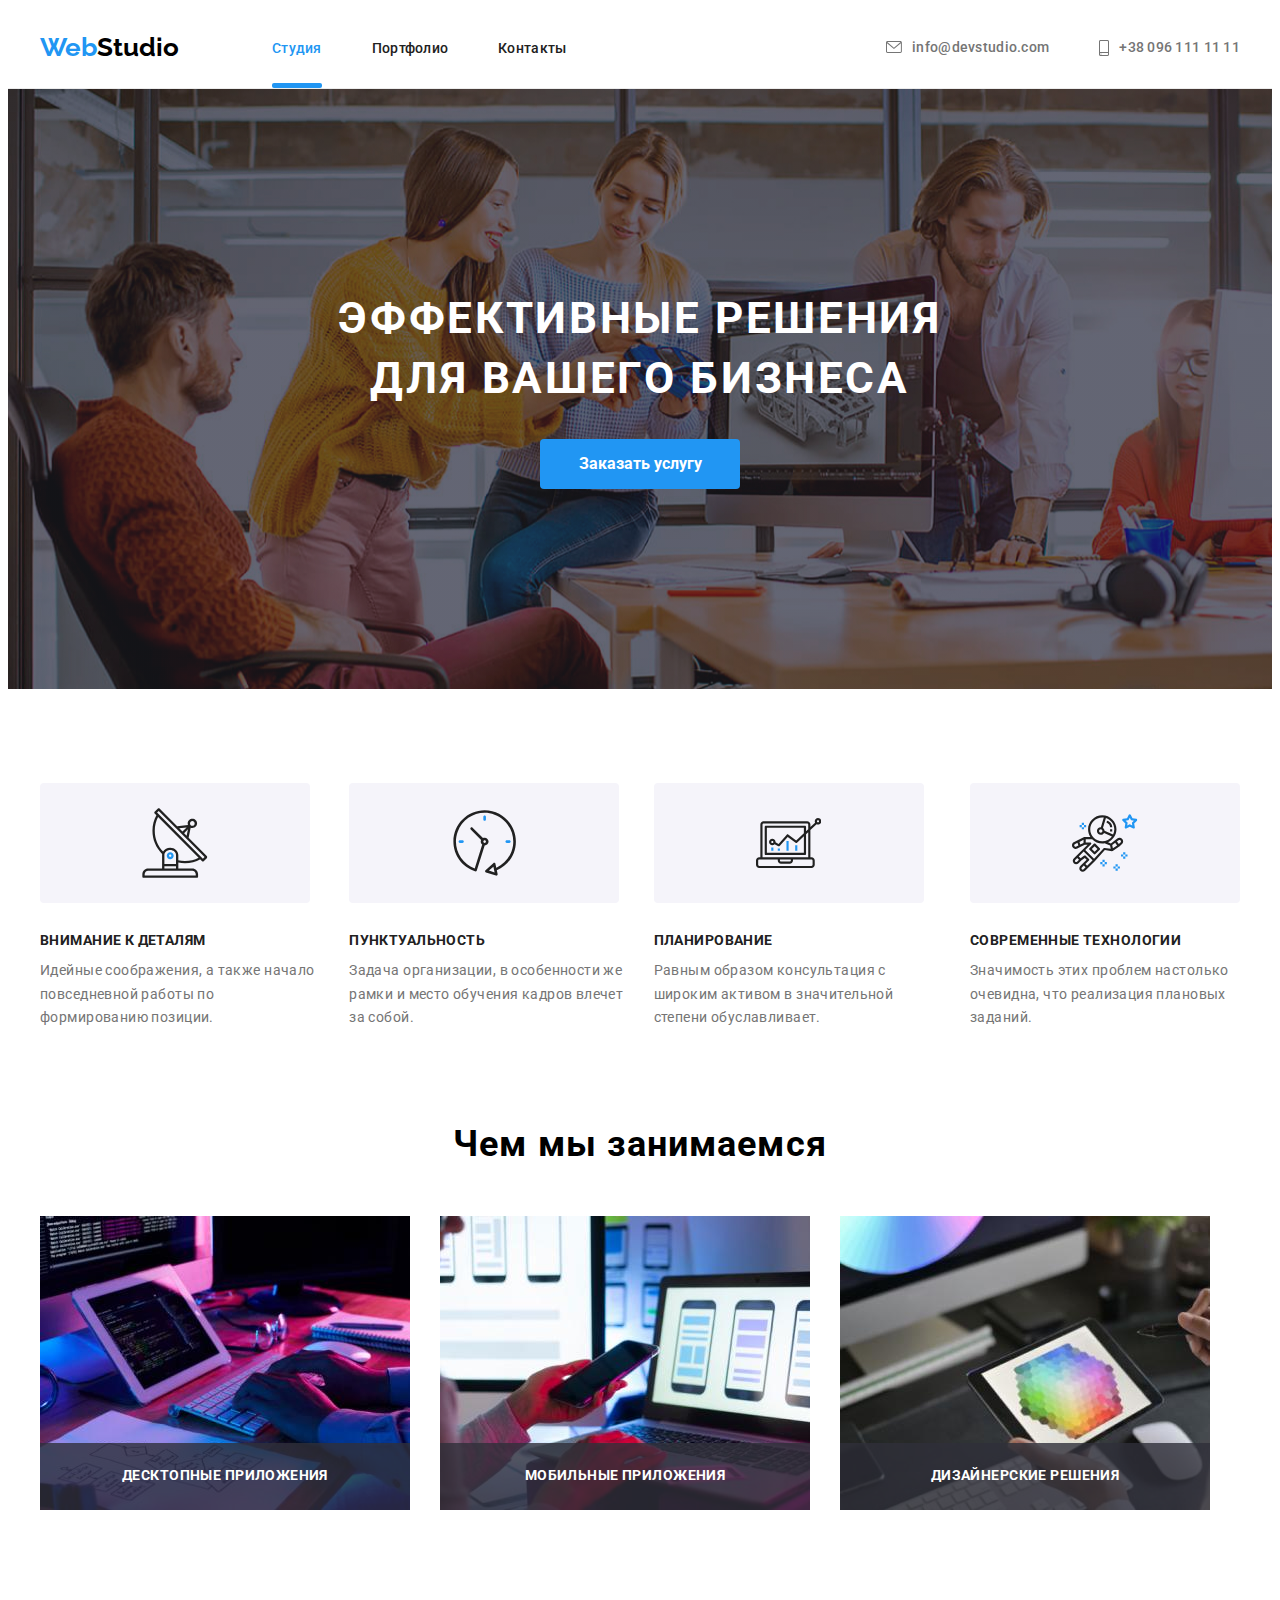
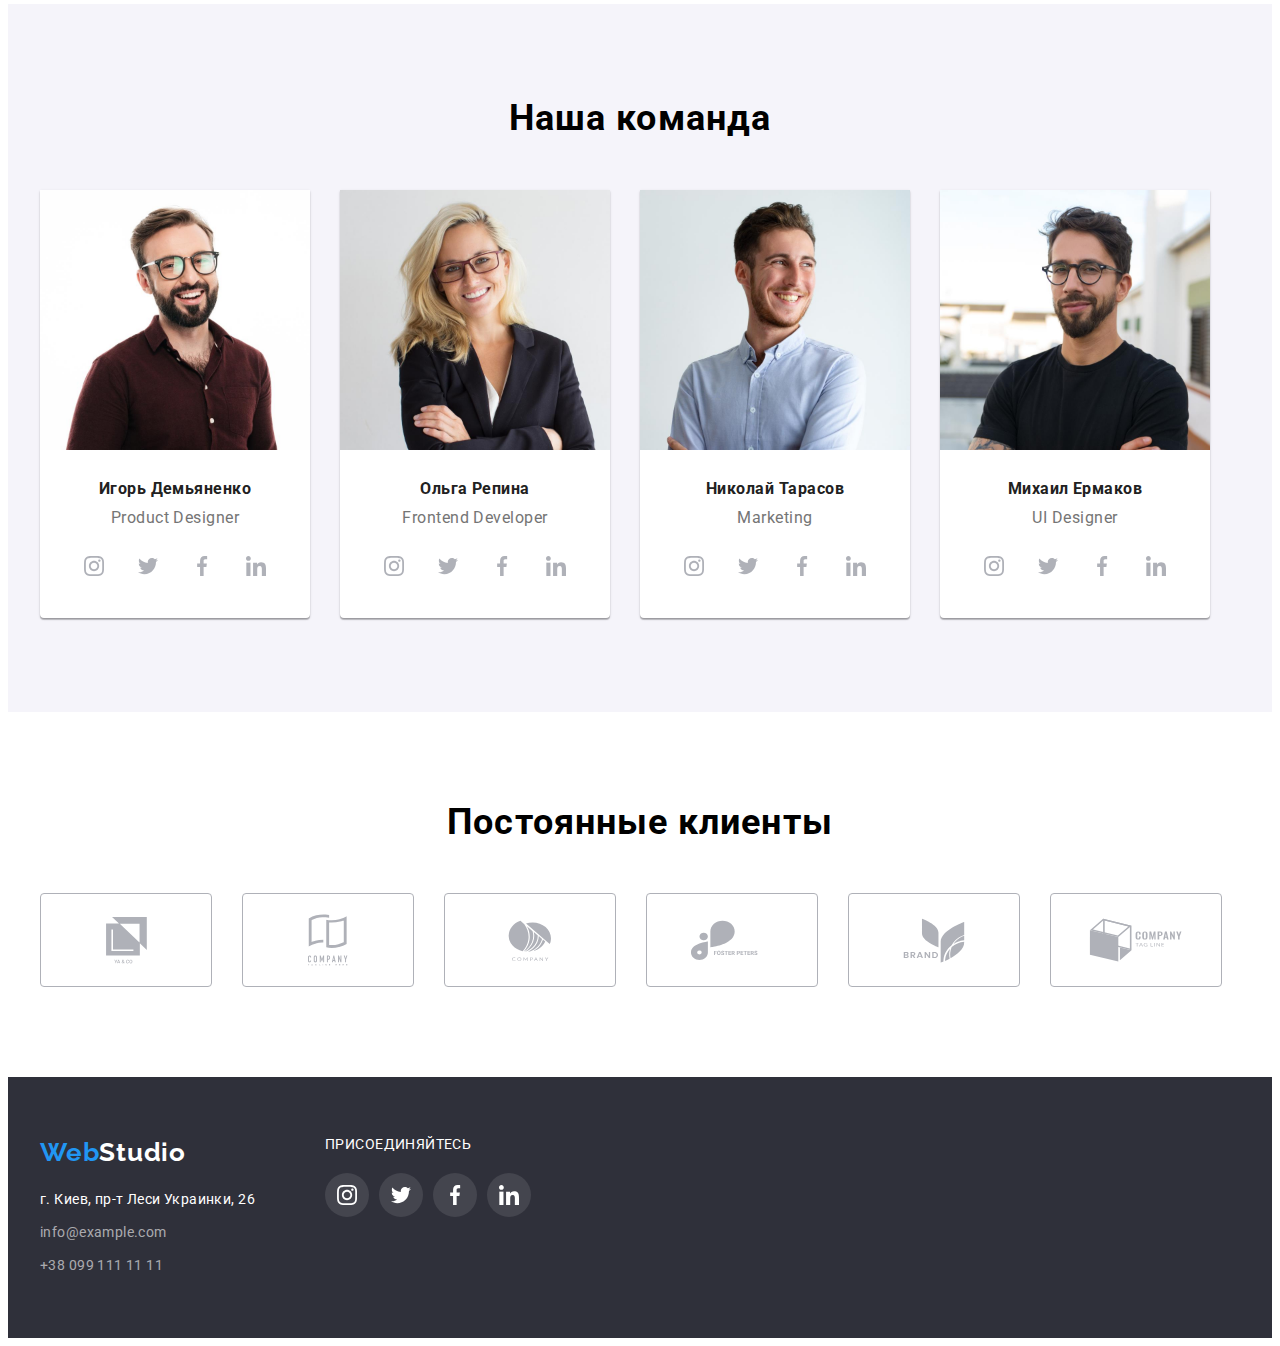
<file: index.html>
<!DOCTYPE html>
<html lang="ru">
<head>
    <meta charset="UTF-8">
    <meta http-equiv="X-UA-Compatible" content="IE=edge">
    <meta name="viewport" content="width=device-width, initial-scale=1.0">
    <title>Document</title>
    <link rel="preconnect" href="https://fonts.googleapis.com">
    <link rel="preconnect" href="https://fonts.gstatic.com" crossorigin>
    <link href="https://fonts.googleapis.com/css2?family=Raleway:wght@700&family=Roboto:wght@400;500;700;900&display=swap" rel="stylesheet">
    <link rel="stylesheet" href="https://cdnjs.cloudflare.com/ajax/libs/modern-normalize/1.1.0/modern-normalize.min.css" integrity="sha512-wpPYUAdjBVSE4KJnH1VR1HeZfpl1ub8YT/NKx4PuQ5NmX2tKuGu6U/JRp5y+Y8XG2tV+wKQpNHVUX03MfMFn9Q==" crossorigin="anonymous" referrerpolicy="no-referrer" />
    <link rel="stylesheet" href="./css/styles.css">
</head>
<body>
    <header class="header">
        <div class="container">
        <nav class="head-navigation">
            <a href="" class="header-logo-first link">Web<span class="header-logo-sec">Studio</span></a>
            <ul class="header-site-list list">
                <li class="header-site-item"><a href="./index.html" class="current-page link">Студия</a></li>
                <li class="header-site-item"><a href="./portfolio.html" class="header-site-link link">Портфолио</a></li>
                <li class="header-site-item"><a href="" class="header-site-link link ">Контакты</a></li>
            </ul>
        </nav>
        <ul class="header-contact-list list">
            <li class="header-contact-item"><a href="mailto:info@devstudio.com" class="header-contact-link link">
                <svg class="contact-icons" width="16" height="12">
                    <use href="./images/symbol-defs.svg#icon-envelope-hover"></use>
                </svg>      
                info@devstudio.com</a></li>
            <li class="header-contact-item"><a href="tel:+380961111111" class="header-contact-link link">
                <svg class="contact-icons" width="10" height="16">
                    <use href="./images/symbol-defs.svg#icon-smartphone"></use>
                </svg> 
                +38 096 111 11 11</a></li>
        </ul>
    </div>
    </header>
    <main class="main">
        <section class="banner section">
            <div class="container bancontent">
                <h1 class="banner-title">Эффективные решения для вашего бизнеса</h1>
                <button type="button" class="banner-click" data-modal-open>Заказать услугу</button>
            </div>
        </section>
        <section class="benefits section">
            <div class="container">
                <ul class="benefits-list list">
                    <li class="benefits-item">
                      <div class="benef-icon-container">
                        <svg class="benefit-icon" width="65.32" height="70">
                            <use href="./images/symbol-defs.svg#icon-Group-1"></use>
                        </svg>
                      </div>
                        <h3 class="benefits-title"> Внимание к деталям</h3> 
                        <p class="benefits-description">Идейные соображения, а также начало повседневной работы по формированию позиции.</p>
                    </li>
                    <li class="benefits-item">
                        <div class="benef-icon-container">
                            <svg class="benefit-icon" width="65.32" height="70">
                                <use href="./images/symbol-defs.svg#icon-clock-1-1-1"></use>
                            </svg>
                          </div>
                        <h3 class="benefits-title">Пунктуальность</h3>
                        <p class="benefits-description">Задача организации, в особенности же рамки и место обучения кадров влечет за собой.</p>
                    </li>
                    <li class="benefits-item">
                        <div class="benef-icon-container">
                            <svg class="benefit-icon" width="65.32" height="70">
                                <use href="./images/symbol-defs.svg#icon-diagram-1-3-2"></use>
                            </svg>
                          </div>
                        <h3 class="benefits-title">Планирование</h3>
                        <p class="benefits-description">Равным образом консультация с широким активом в значительной степени обуславливает.</p>
                    </li>
                    <li class="benefits-item">
                        <div class="benef-icon-container">
                            <svg class="benefit-icon" width="65.32" height="70">
                                <use href="./images/symbol-defs.svg#icon-astronaut-1-2-1"></use>
                            </svg>
                          </div>
                        <h3 class="benefits-title">Современные технологии</h3>
                        <p class="benefits-description">Значимость этих проблем настолько очевидна, что реализация плановых заданий.</p>
                    </li>
                </ul>
            </div>
        </section>
        <section class="work section">
            <div class="container">
                <h2 class="work-title">Чем мы занимаемся</h2>
                <ul class="work-list list">
                    <li class="work-item"><img src="./images/about_img_1.jpg" alt="Work photo" width="370">
                    <p class="work-text">
                        ДЕСКТОПНЫЕ ПРИЛОЖЕНИЯ
                    </p>
                    </li>
                    <li class="work-item"><img src="./images/about_img_2.jpg" alt="Work photo" width="370">
                        <p class="work-text">
                            МОБИЛЬНЫЕ ПРИЛОЖЕНИЯ
                        </p>
                    </li>
                    <li class="work-item"><img src="./images/about_img_3.jpg" alt="Work photo" width="370">
                        <p class="work-text">
                            ДИЗАЙНЕРСКИЕ РЕШЕНИЯ
                        </p>
                    </li>
                </ul>
            </div>
        </section>
        <section class="workers section">
            <div class="container">
                <h2 class="workers-title">Наша команда</h2>
                <ul class="workers-list list">
                    <li class="workers-item">
                        <img src="./images/product_des_img.jpg" alt="worker photo" width="270">
                        <h3 class="worker-name">Игорь Демьяненко</h3>
                        <p class="worker-position">Product Designer</p>
                        <ul class="workers-soc list">
                            <li class="workers-soc-item">
                                <a href="" class="workers-soc-link link">
                                    <svg class="workers-soc-icon" width="20" height="20">
                                        <use href="./images/symbol-defs.svg#icon-instagram"></use>
                                    </svg>
                                </a>
                            </li>
                            <li class="workers-soc-item"><a href="" class="workers-soc-link link">
                                <svg class="workers-soc-icon" width="20" height="20">
                                    <use href="./images/symbol-defs.svg#icon-twitter"></use>
                                </svg>
                            </a></li>
                            <li class="workers-soc-item"><a href="" class="workers-soc-link link">
                                <svg class="workers-soc-icon" width="20" height="20">
                                    <use href="./images/symbol-defs.svg#icon-facebook"></use>
                                </svg>
                            </a></li>
                            <li class="workers-soc-item"><a href="" class="workers-soc-link link">
                                <svg class="workers-soc-icon" width="20" height="20">
                                    <use href="./images/symbol-defs.svg#icon-linkedin"></use>
                                </svg>
                            </a></li>
                        </ul>
                    </li>
                    <li class="workers-item">
                        <img src="./images/frontend_img.jpg" alt="worker photo" width="270">
                        <h3 class="worker-name">Ольга Репина</h3>
                        <p class="worker-position">Frontend Developer</p>
                        <ul class="workers-soc list">
                            <li class="workers-soc-item">
                                <a href="" class="workers-soc-link link">
                                    <svg class="workers-soc-icon" width="20" height="20">
                                        <use href="./images/symbol-defs.svg#icon-instagram"></use>
                                    </svg>
                                </a>
                            </li>
                            <li class="workers-soc-item"><a href="" class="workers-soc-link link">
                                <svg class="workers-soc-icon" width="20" height="20">
                                    <use href="./images/symbol-defs.svg#icon-twitter"></use>
                                </svg>
                            </a></li>
                            <li class="workers-soc-item"><a href="" class="workers-soc-link link">
                                <svg class="workers-soc-icon" width="20" height="20">
                                    <use href="./images/symbol-defs.svg#icon-facebook"></use>
                                </svg>
                            </a></li>
                            <li class="workers-soc-item"><a href="" class="workers-soc-link link">
                                <svg class="workers-soc-icon" width="20" height="20">
                                    <use href="./images/symbol-defs.svg#icon-linkedin"></use>
                                </svg>
                            </a></li>
                        </ul>
                    </li>
                    <li class="workers-item">
                        <img src="./images/marketing_img.jpg" alt="worker photo" width="270">
                        <h3 class="worker-name">Николай Тарасов</h3>
                        <p class="worker-position">Marketing</p>
                        <ul class="workers-soc list">
                            <li class="workers-soc-item">
                                <a href="" class="workers-soc-link link">
                                    <svg class="workers-soc-icon" width="20" height="20">
                                        <use href="./images/symbol-defs.svg#icon-instagram"></use>
                                    </svg>
                                </a>
                            </li>
                            <li class="workers-soc-item"><a href="" class="workers-soc-link link">
                                <svg class="workers-soc-icon" width="20" height="20">
                                    <use href="./images/symbol-defs.svg#icon-twitter"></use>
                                </svg>
                            </a></li>
                            <li class="workers-soc-item"><a href="" class="workers-soc-link link">
                                <svg class="workers-soc-icon" width="20" height="20">
                                    <use href="./images/symbol-defs.svg#icon-facebook"></use>
                                </svg>
                            </a></li>
                            <li class="workers-soc-item"><a href="" class="workers-soc-link link">
                                <svg class="workers-soc-icon" width="20" height="20">
                                    <use href="./images/symbol-defs.svg#icon-linkedin"></use>
                                </svg>
                            </a></li>
                        </ul>
                    </li>
                    <li class="workers-item">
                        <img src="./images/ui_des_img.jpg" alt="worker photo" width="270">
                        <h3 class="worker-name">Михаил Ермаков</h3>
                        <p class="worker-position">UI Designer</p>
                        <ul class="workers-soc list">
                            <li class="workers-soc-item">
                                <a href="" class="workers-soc-link link">
                                    <svg class="workers-soc-icon" width="20" height="20">
                                        <use href="./images/symbol-defs.svg#icon-instagram"></use>
                                    </svg>
                                </a>
                            </li>
                            <li class="workers-soc-item"><a href="" class="workers-soc-link link">
                                <svg class="workers-soc-icon" width="20" height="20">
                                    <use href="./images/symbol-defs.svg#icon-twitter"></use>
                                </svg>
                            </a></li>
                            <li class="workers-soc-item"><a href="" class="workers-soc-link link">
                                <svg class="workers-soc-icon" width="20" height="20">
                                    <use href="./images/symbol-defs.svg#icon-facebook"></use>
                                </svg>
                            </a></li>
                            <li class="workers-soc-item"><a href="" class="workers-soc-link link">
                                <svg class="workers-soc-icon" width="20" height="20">
                                    <use href="./images/symbol-defs.svg#icon-linkedin"></use>
                                </svg>
                            </a></li>
                        </ul>
                    </li>
                </ul>
            </div>
        </section>
        <section class="clients section">
            <div class="container">
                <h2 class="clients-title">Постоянные клиенты</h2>
                <ul class="clients-list list">
                    <li class="client-item">
                        <a href="" class="client-link link">
                            <svg class="client-icon" width="41" height="46.7">
                                <use href="./images/symbol-defs.svg#icon-group-2-1"></use>
                            </svg>
                        </a>
                    </li>
                    <li class="client-item">
                        <a href="" class="client-link link">
                            <svg class="client-icon" width="40" height="52">
                                <use href="./images/symbol-defs.svg#icon-group-3-1"></use>
                            </svg>
                        </a>
                    </li>
                    <li class="client-item">
                        <a href="" class="client-link link">
                            <svg class="client-icon" width="43.46" height="41.18">
                                <use href="./images/symbol-defs.svg#icon-group-4-1"></use>
                            </svg>
                        </a>
                    </li>
                    <li class="client-item">
                        <a href="" class="client-link link">
                            <svg class="client-icon" width="84.44" height="40.62">
                                <use href="./images/symbol-defs.svg#icon-group-5-1"></use>
                            </svg>
                        </a>
                    </li>
                    <li class="client-item">
                        <a href="" class="client-link link">
                            <svg class="client-icon" width="62.54" height="45.43">
                                <use href="./images/symbol-defs.svg#icon-group-6-1"></use>
                            </svg>
                        </a>
                    </li>
                    <li class="client-item">
                        <a href="" class="client-link link">
                            <svg class="client-icon" width="93.79" height="43.93">
                                <use href="./images/symbol-defs.svg#icon-group-7-1"></use>
                            </svg>
                        </a>
                    </li>
                </ul>
            </div>
        </section>
    </main>
    <footer class="footer">
        <div class="container">
            <div>
            <a href="" class="footer-logo-first link">Web<span class="footer-logo-sec link">Studio</span></a>
            <address class="footer-contact">
                <ul class="footer-contact-list list">
                    <li class="footer-contact-item"><a href="https://maps.app.goo.gl/anKPkM4rWThqQy199" class="footer-adr-link link"> г. Киев, пр-т Леси Украинки, 26</a></li>
                    <li class="footer-contact-item"><a href="mailto:info@example.com" class="footer-contact-link link">info@example.com</a></li>
                    <li class="footer-contact-item"><a href="tel:+380991111111" class="footer-contact-link link">+38 099 111 11 11</a> </li>
                </ul>
            </address>
            </div>
            <div> 
                <p class="foot-soc-title">присоединяйтесь</p>  
                <ul class="footer-social-list list">
                    <li class="foot-soc-item">
                        <a href="" class="foot-soc-link link">
                            <svg class="foot-soc-icon" width="20" height="20">
                                <use href="./images/symbol-defs.svg#icon-instagram"></use>
                            </svg>
                        </a>
                    </li>
                    <li class="foot-soc-item">
                        <a href="" class="foot-soc-link link">
                            <svg class="foot-soc-icon" width="20" height="20">
                                <use href="./images/symbol-defs.svg#icon-twitter"></use>
                            </svg>
                        </a>
                    </li>
                    <li class="foot-soc-item">
                        <a href="" class="foot-soc-link link">
                            <svg class="foot-soc-icon" width="20" height="20">
                                <use href="./images/symbol-defs.svg#icon-facebook"></use>
                            </svg>
                        </a>
                    </li>
                    <li class="foot-soc-item">
                        <a href="" class="foot-soc-link link">
                            <svg class="foot-soc-icon" width="20" height="20">
                                <use href="./images/symbol-defs.svg#icon-linkedin"></use>
                            </svg>
                        </a>
                    </li>
                </ul>
             </div>
        </div>
    </footer>
    <div class="backdrop is-hidden" data-modal>
        <div class="modal">
            <button type="button" class="modal-close" data-modal-close>
                <svg class="icon-close" width="11" height="11">
                    <use href="./images/symbol-defs.svg#icon-close-vector"></use>
                </svg>
            </button>
        </div>
    </div>
    <script src="./js/modal.js"></script>
</body>
</html>
</file>
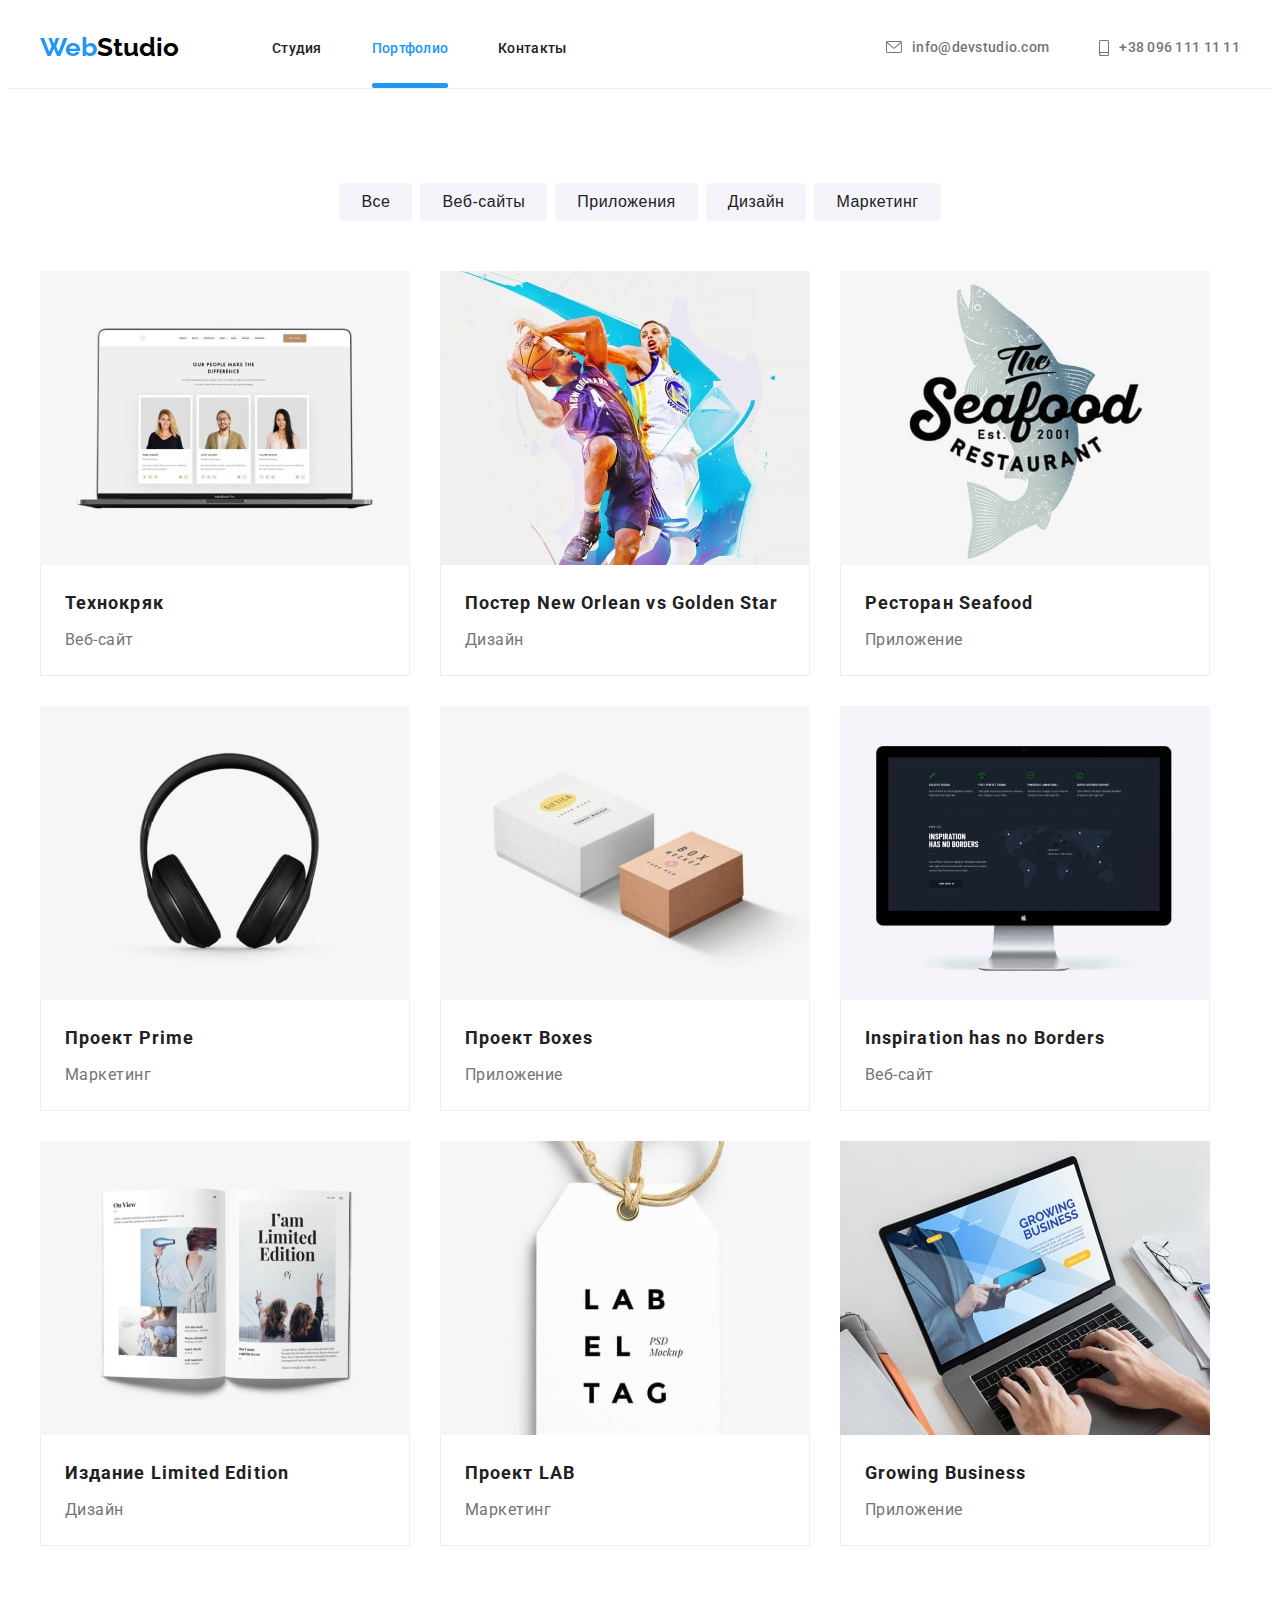
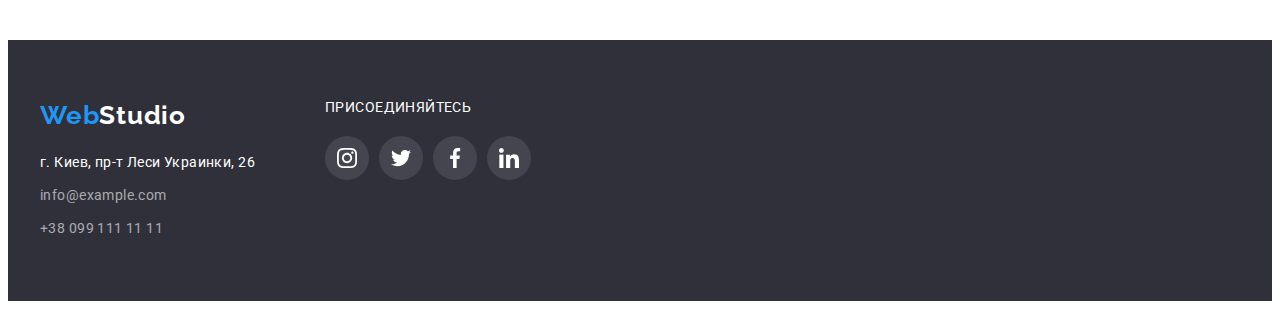
<file: portfolio.html>
<!DOCTYPE html>
<html lang="ru">
<head>
    <meta charset="UTF-8">
    <meta http-equiv="X-UA-Compatible" content="IE=edge">
    <meta name="viewport" content="width=device-width, initial-scale=1.0">
    <title>Document</title>
    <link rel="preconnect" href="https://fonts.googleapis.com">
    <link rel="preconnect" href="https://fonts.gstatic.com" crossorigin>
    <link href="https://fonts.googleapis.com/css2?family=Raleway:wght@700&family=Roboto:wght@400;500;700;900&display=swap" rel="stylesheet">    
    <link rel="stylesheet" href="https://cdnjs.cloudflare.com/ajax/libs/modern-normalize/1.1.0/modern-normalize.min.css" integrity="sha512-wpPYUAdjBVSE4KJnH1VR1HeZfpl1ub8YT/NKx4PuQ5NmX2tKuGu6U/JRp5y+Y8XG2tV+wKQpNHVUX03MfMFn9Q==" crossorigin="anonymous" referrerpolicy="no-referrer" />
    <link rel="stylesheet" href="./css/styles.css">
</head>
<body>
    <header class="header">
        <div class="container">
        <a href="" class="header-logo-first link">Web<span class="header-logo-sec">Studio</span></a>
        <nav class="head-navigation">
            <ul class="header-site-list list">
                <li class="header-site-item"><a href="./index.html" class="header-site-link link">Студия</a></li>
                <li class="header-site-item"><a href="./portfolio.html" class="link current-page">Портфолио</a></li>
                <li class="header-site-item"><a href="" class="header-site-link link">Контакты</a></li>
            </ul>
        </nav>
        <ul class="header-contact-list list">
            <li class="header-contact-item"><a href="mailto:info@devstudio.com" class="header-contact-link link">
                <svg class="contact-icons" width="16" height="12">
                    <use href="./images/symbol-defs.svg#icon-envelope-hover"></use>
                </svg>
                info@devstudio.com</a></li>
            <li class="header-contact-item"><a href="tel:+380961111111" class="header-contact-link link">
                <svg class="contact-icons" width="10" height="16">
                    <use href="./images/symbol-defs.svg#icon-smartphone"></use>
                </svg> 
                +38 096 111 11 11</a></li>
        </ul>
        </div>
    </header>
    <main class="pmain">
        <section class="section">
        <div class="container">
        <h1 class="pmain-title" hidden>Портфолио</h1>
        <ul class="labor-list list">
            <li class="labor-item"><button type="button" class="labor-click">Все</button></li>
            <li class="labor-item"><button type="button" class="labor-click">Веб-сайты</button></li>
            <li class="labor-item"><button type="button" class="labor-click">Приложения</button></li>
            <li class="labor-item"><button type="button" class="labor-click">Дизайн</button></li>
            <li class="labor-item"><button type="button" class="labor-click">Маркетинг</button></li>
        </ul>
        <ul class="all-labors list">
            <li class="all-item">  
                <a href="" class="all-it-link link">
                <div class="labor-cont">
                    <img src="./images/port-img-1.jpg" alt="portfolio photo" width="370" height="294">
                <p class="labor-text">
                    Ресурс предлагает комплексные предложения с разным уровнем функционала и сервисов. Все это позволит посетителю получить исчерпывающие сведения о компании или частном лице.
                </p>
                </div>
                <div class="all-content">
                    <h3 class="all-name">Технокряк</h3>
                    <p class="all-kind">Веб-сайт</p>
                </div>
                </a>
            </li>
            <li class="all-item"> 
                <a href="" class="all-it-link link">
                <div class="labor-cont">
                <img src="./images/port-img-2.jpg" alt="portfolio photo" width="370" height="294">
                <p class="labor-text">
                    Ресурс предлагает комплексные предложения с разным уровнем функционала и сервисов. Все это позволит посетителю получить исчерпывающие сведения о компании или частном лице.
                </p>
                </div>
                <div class="all-content">
                    <h3 class="all-name">Постер New Orlean vs Golden Star</h3>
                    <p class="all-kind">Дизайн</p>
                </div>
                </a>
            </li>
            <li class="all-item"> 
                <a href="" class="all-it-link link">
                <div class="labor-cont">
                <img src="./images/port-img-3.jpg" alt="portfolio photo" width="370" height="294">
                <p class="labor-text">
                    Ресурс предлагает комплексные предложения с разным уровнем функционала и сервисов. Все это позволит посетителю получить исчерпывающие сведения о компании или частном лице.
                </p>
                </div>
                <div class="all-content">
                    <h3 class="all-name">Ресторан Seafood</h3>
                    <p class="all-kind">Приложение</p>
                </div>
                </a>
            </li>
            <li class="all-item"> 
                <a href="" class="all-it-link link">
                <div class="labor-cont">
                <img src="./images/port-img-4.jpg" alt="portfolio photo" width="370" height="294">
                <p class="labor-text">
                    Ресурс предлагает комплексные предложения с разным уровнем функционала и сервисов. Все это позволит посетителю получить исчерпывающие сведения о компании или частном лице.
                </p>
                </div>
                <div class="all-content">
                    <h3 class="all-name">Проект Prime</h3>
                    <p class="all-kind">Маркетинг</p>
                </div>
                </a>
            </li>
            <li class="all-item"> 
                <a href="" class="all-it-link link">
                <div class="labor-cont">
                <img src="./images/port-img-5.jpg" alt="portfolio photo" width="370" height="294">
                <p class="labor-text">
                    Ресурс предлагает комплексные предложения с разным уровнем функционала и сервисов. Все это позволит посетителю получить исчерпывающие сведения о компании или частном лице.
                </p>
                </div>
                <div class="all-content">
                    <h3 class="all-name">Проект Boxes</h3>
                    <p class="all-kind">Приложение</p>
                </div>
                </a>
            </li>
            <li class="all-item"> 
                <a href="" class="all-it-link link">
                <div class="labor-cont">
                <img src="./images/port-img-6.jpg" alt="portfolio photo" width="370" height="294">
                <p class="labor-text">
                    Ресурс предлагает комплексные предложения с разным уровнем функционала и сервисов. Все это позволит посетителю получить исчерпывающие сведения о компании или частном лице.
                </p>
                </div>
                <div class="all-content">
                    <h3 class="all-name">Inspiration has no Borders</h3>
                    <p class="all-kind">Веб-сайт</p>
                </div>
                </a>
            </li>
            <li class="all-item"> 
                <a href="" class="all-it-link link">
                <div class="labor-cont">
                <img src="./images/port-img-7.jpg" alt="portfolio photo" width="370" height="294">
                <p class="labor-text">
                    Ресурс предлагает комплексные предложения с разным уровнем функционала и сервисов. Все это позволит посетителю получить исчерпывающие сведения о компании или частном лице.
                </p>
                </div>
                <div class="all-content">
                    <h3 class="all-name">Издание Limited Edition</h3>
                    <p class="all-kind">Дизайн</p>
                </div>
                </a>
            </li>
            <li class="all-item"> 
                <a href="" class="all-it-link link">
                <div class="labor-cont">
                <img src="./images/port-img-8.jpg" alt="portfolio photo" width="370" height="294">
                <p class="labor-text">
                    Ресурс предлагает комплексные предложения с разным уровнем функционала и сервисов. Все это позволит посетителю получить исчерпывающие сведения о компании или частном лице.
                </p>
                </div>
                <div class="all-content">
                    <h3 class="all-name">Проект LAB</h3>
                    <p class="all-kind">Маркетинг</p>
                </div>
                </a>
            </li>
            <li class="all-item"> 
                <a href="" class="all-it-link link">
                <div class="labor-cont">
                <img src="./images/port-img-9.jpg" alt="portfolio photo" width="370" height="294">
                <p class="labor-text">
                    Ресурс предлагает комплексные предложения с разным уровнем функционала и сервисов. Все это позволит посетителю получить исчерпывающие сведения о компании или частном лице.
                </p>
                </div>
                <div class="all-content">
                    <h3 class="all-name">Growing Business</h3>
                    <p class="all-kind">Приложение</p>
                </div>
                </a>
            </li>
        </ul>
        </div>
        </section>
    </main>
    <footer class="footer">
    <div class="container">
        <div>
            <a href="" class="footer-logo-first link">Web<span class="footer-logo-sec link">Studio</span></a>
            <address class="footer-contact">
                <ul class="footer-contact-list list">
                    <li class="footer-contact-item"><a href="https://maps.app.goo.gl/anKPkM4rWThqQy199" class="footer-adr-link link"> г. Киев, пр-т Леси Украинки, 26</a></li>
                    <li class="footer-contact-item"><a href="mailto:info@example.com" class="footer-contact-link link">info@example.com</a></li>
                    <li class="footer-contact-item"><a href="tel:+380991111111" class="footer-contact-link link">+38 099 111 11 11</a> </li>
                </ul>
            </address>
        </div>
        <div> 
            <p class="foot-soc-title">присоединяйтесь</p>  
            <ul class="footer-social-list list">
                <li class="foot-soc-item">
                    <a href="" class="foot-soc-link link">
                        <svg class="foot-soc-icon" width="20" height="20">
                            <use href="./images/symbol-defs.svg#icon-instagram"></use>
                        </svg>
                    </a>
                </li>
                <li class="foot-soc-item">
                    <a href="" class="foot-soc-link link">
                        <svg class="foot-soc-icon" width="20" height="20">
                            <use href="./images/symbol-defs.svg#icon-twitter"></use>
                        </svg>
                    </a>
                </li>
                <li class="foot-soc-item">
                    <a href="" class="foot-soc-link link">
                        <svg class="foot-soc-icon" width="20" height="20">
                            <use href="./images/symbol-defs.svg#icon-facebook"></use>
                        </svg>
                    </a>
                </li>
                <li class="foot-soc-item">
                    <a href="" class="foot-soc-link link">
                        <svg class="foot-soc-icon" width="20" height="20">
                            <use href="./images/symbol-defs.svg#icon-linkedin"></use>
                        </svg>
                    </a>
                </li>
            </ul>
         </div>
    </div>
    </footer>
</body>
</html>
</file>
<file: css/styles.css>
:root {
    --first-title-color: #FFFFFF;
    --second-title-color: black;
}

body {
    font-family: 'Roboto', sans-serif;
}

p, h1, h2, h3 {
     margin: 0;

}

ul {
    margin: 0;
    padding-left: 0;
}

.list {
    list-style: none;
}

.link {
    text-decoration: none;
}

img {
    display: block;
    max-width: 100%;
    height: auto;
}

.container {
    max-width: 1200px;
    margin-left: auto;
    margin-right: auto;
    padding-left: 15px;
    padding-right: 15px;
}

.section {
    padding-top: 94px;
    padding-bottom: 94px;
}


.header > .container {
    display: flex;
    align-items: center; 
}

.header {
    padding-top: 24px;
    padding-bottom: 25px;
    border-bottom: 1px solid #ECECEC;
}

.head-navigation {
    display: flex;
    align-items: center;
}

.header-logo-first {
    display: inline-block;
    align-items: center;
    margin-right: 93px;

    font-family: 'Raleway', sans-serif;
    font-style: normal;
    font-weight: 700;
    font-size: 26px;
    line-height: 31px;
    color: #2196F3;

}

.header-logo-sec {
    color: black;  
}

.header-site-list, .header-contact-list {
    display: flex;
    
    gap: 50px;
}


.header-contact-list {
    margin-left: auto;
}

.current-page {
    position: relative;
    padding-bottom: 32px;
    color: #2196F3;
    font-size: 14px;
    font-weight: 500;
    line-height: 1.14;
    letter-spacing: 0.02em;
}

.current-page::after {
    content: "";

    position: absolute;
    left: 0;
    bottom: 0;

    display: block;
    width: 100%;
    height: 5px;
    background-color: #2196F3;
    border-radius: 2px
    
}

.current-page:hover::after {
    display: block;
}


.header-site-link, .header-contact-link  {
    font-size: 14px;
    font-weight: 500;
    line-height: 1.14;
    letter-spacing: 0.02em;
    color: #212121;
    transition: color 250ms cubic-bezier(0.4, 0, 0.2, 1); 
}



.header-contact-link {
    display: flex;
    align-items: center;
    gap: 10px;

    color: #757575; 

}



.header-site-link:hover, .header-site-link:focus {
    color: #2196F3;
}

.header-contact-link:hover, .header-contact-link:focus {
    color: #2196F3;
    } 

.contact-icons {
    fill: currentColor;
}

.main > .container {
    display: flex;
}

.banner {
    padding-top: 200px;
    padding-bottom: 200px;

    background-image: linear-gradient(rgba(47, 48, 58, 0.4), rgba(47, 48, 58, 0.4)), url(../images/banner.jpg);
}

.bancontent {
    align-items: center;

    
}

.banner-title {
    max-width: 696px;
    font-size: 44px;
    line-height: 1.36;
    text-align: center;
    letter-spacing: 0.06em;
    text-transform: uppercase;
    color: var(--first-title-color);

    margin-bottom: 30px;
    margin-left: auto;
    margin-right: auto;
    justify-content: center;
}

.banner-click {
    padding: 10px 32px;
    margin-left: auto;
    margin-right: auto;

    display: flex;
    align-items: center;
    justify-content: center;
    text-align: center;

    font-family: inherit;
    font-weight: 700;
    font-size: 16px;
    line-height: 2.5;
    color: #FFFFFF;
    cursor: pointer;
    background-color: #2196F3;   
    min-width: 200px;
    height: 50px;
    border-radius: 4px;
    border: none;
}

.benefits-list {
    display: flex;
}

.benefits-item:not(:last-child), .work-item:not(:last-child), .workers-item:not(:last-child) {
    margin-right: 30px;
}

.benef-icon-container {
    width: 270px;
    height: 120px;
    background: #F5F4FA;
    border-radius: 4px;
    margin-bottom: 30px;
    display: flex;
    align-items: center;
    justify-content: center;

}



.benefits-title {
    font-weight: 700;
    font-size: 14px;
    line-height: 1.14;
    letter-spacing: 0.03em;
    text-transform: uppercase;
    color: #212121;

    margin-bottom: 10px;
}
.benefits-description {
    font-weight: 400;
    font-size: 14px;
    line-height: 1.71;
    letter-spacing: 0.03em;
    color: #757575;
    }



.work {
    padding-top: 0;
}

.work-list {
    display: flex;
    align-items: center;

    margin: 0;
   
}

.work-title {
    font-size: 36px;
    line-height: 1.16;
    text-align: center;
    letter-spacing: 0.03em;
    color: var(--second-title-color);

    margin-bottom: 50px;
    margin-left: auto;
    margin-right: auto;
    justify-content: center;
    }

.work-item {
    position: relative;
}

.work-text {
    display: flex;
    justify-content: center;
    align-items: center;
    position: absolute;
    height: 23%;
    width: 100%;
    bottom: 0;
    left: 0;
    font-weight: 700;
    font-size: 14px;
    line-height: 1.14;
    text-align: center;
    letter-spacing: 0.03em;
    color: #FFFFFF;
    background: rgba(47, 48, 58, 0.8);
}

.workers-list{
    display: flex;
            
}

.workers {
    background-color: #F5F4FA;
}

.workers-item {
    background: #FFFFFF;
    box-shadow: 0px 1px 3px rgba(0, 0, 0, 0.12), 0px 1px 1px rgba(0, 0, 0, 0.14), 0px 2px 1px rgba(0, 0, 0, 0.2);
    border-radius: 0px 0px 4px 4px;
}

.workers-soc {
    display: flex;
    align-items: center;
    justify-content: center;
    gap: 10px;

    padding-bottom: 30px;
}

.workers-soc-link {
    width: 44px;
    height: 44px;
    border-radius: 50%;
    
    display: flex;
    align-items: center;
    justify-content: center;
    transition: background-color 250ms cubic-bezier(0.4, 0, 0.2, 1); 
}

.workers-soc-icon {
    fill: #AFB1B8;
    transition: fill 250ms cubic-bezier(0.4, 0, 0.2, 1); 
}

.workers-soc-link:hover {
    background-color: #2196F3;
}

.workers-soc-link:hover .workers-soc-icon{
    fill: #FFFFFF;
}

.workers-title {
    font-weight: 700;
    font-size: 36px;
    line-height: 1.16;
    text-align: center;
    letter-spacing: 0.03em;
    color: var(--second-title-color);

    margin-bottom: 50px;
}

.worker-name {
    font-size: 16px;
    line-height: 1.18;
    text-align: center;
    letter-spacing: 0.03em;
    color: #212121;

    padding-top: 30px;
    margin-bottom: 10px;
}

.worker-position {
    font-size: 16px;
    line-height: 1.18;
    text-align: center;
    letter-spacing: 0.03em;
    color: #757575;
    margin-bottom: 16px;
    
}

.clients {
    padding-top: 90px;
    padding-bottom: 90px;
   
}

.clients-list {
    display: flex;

    gap: 30px;
    margin-left: auto;
    margin-right: auto;
}


.client-link {
    display: flex;
    align-items: center;
    justify-content: center;
    
    width: 170px;
    height: 92px;
    border: 1px solid #AFB1B8;
    border-radius: 4px;
    transition: border-color 250ms cubic-bezier(0.4, 0, 0.2, 1); 
}

.client-icon {    
    fill: #AFB1B8;
    transition: fill 250ms cubic-bezier(0.4, 0, 0.2, 1); 
}

.client-link:hover {
    border-color: #2196F3;
}

.client-link:hover .client-icon{
    fill: #2196F3;
    
}

.clients-title {
    font-weight: 700;
    font-size: 36px;
    line-height: 1.16;
    text-align: center;
    letter-spacing: 0.03em;
    color: var(--second-title-color);

    margin-bottom: 50px;
}





.labor-list {
    display: flex;
    align-items: center;
    justify-content: center;

    margin-bottom: 50px;
    gap: 8px;
    margin-left: auto;
    margin-right: auto;
}

.labor-click {
    display: flex;
    justify-content: center;
    align-items: center;
    flex-shrink: 1;
    margin-left: auto;
    margin-right: auto;
    padding: 6px 22px;

    font-size: 16px;
    font-weight: 500;
    line-height: 1.62;
    text-align: center;
    letter-spacing: 0.03em;
    cursor: pointer;
    color: #212121;
    background-color: #F5F4FA;

    border: none;
    border-radius: 4px;
    transition: color 250ms cubic-bezier(0.4, 0, 0.2, 1),  background-color 250ms cubic-bezier(0.4, 0, 0.2, 1), box-shadow 250ms cubic-bezier(0.4, 0, 0.2, 1); 
}

.labor-click:hover, .labor-click:focus {
    background-color: #2196F3;
    color: #FFFFFF;

    box-shadow: 0px 3px 1px rgba(0, 0, 0, 0.1), 0px 1px 2px rgba(0, 0, 0, 0.08), 0px 2px 2px rgba(0, 0, 0, 0.12);
    border-radius: 4px;
}


.all-labors {
    display: flex;
    flex-wrap: wrap;


    gap: 30px;
}

.all-item {
    width: 370px;
}

.labor-cont {
    position: relative;
    overflow: hidden;
  
}

.labor-text {
    display: flex;
    position: absolute;
    top: 0;
    left: 0;
    height: 101%;
    padding: 63px 24px;
    font-weight: 400;
    font-size: 18px;
    line-height: 1.56;
    letter-spacing: 0.03em;
    color: #FFFFFF;
    background: rgba(33, 150, 243, 0.9);
    transform: translateY(100%);
    transition: transform 250ms cubic-bezier(0.4, 0, 0.2, 1), opacity 250ms cubic-bezier(0.4, 0, 0.2, 1);
    opacity: 0;
}

.all-it-link {
    display: inline-block;
    transition: box-shadow 250ms cubic-bezier(0.4, 0, 0.2, 1), transform 250ms cubic-bezier(0.4, 0, 0.2, 1); transform 250ms cubic-bezier(0.4, 0, 0.2, 1);;
}

.all-it-link:hover, .all-it-link:focus{
    cursor: pointer;
    box-shadow: unset;
    box-shadow: 0px 1px 1px rgba(0, 0, 0, 0.12), 0px 4px 4px rgba(0, 0, 0, 0.06), 1px 4px 6px rgba(0, 0, 0, 0.16);
}

.all-it-link:hover .labor-text {
    transform: translateY(0);
    opacity: 1;
}


.all-content {
    padding: 20px 24px;

    border-right: 1px solid #EEEEEE;
    border-bottom: 1px solid #EEEEEE;
    border-left: 1px solid #EEEEEE;
}

.all-name {
    font-size: 18px;
    line-height: 2;
    letter-spacing: 0.06em;
    color: #212121;


    margin-bottom: 4px;
}

.all-kind {
    font-size: 16px;
    line-height: 1.88;
    letter-spacing: 0.03em;
    color: #757575;

}

.footer {
    background-color: #2F303A;
    padding-top: 60px;
    padding-bottom: 60px;
}

.footer > .container {
    display: flex;

    gap: 70px;
}


.footer-logo-first, .footer-logo-sec {
    display: inline-block;
    font-family: 'Raleway', sans-serif;
    font-weight: 700;
    font-size: 26px;
    line-height: 1.19;
    letter-spacing: 0.03em;
    color: #FFFFFF;

    
}

.footer-logo-first {
    color: #2196F3;
    
    margin-bottom: 20px;
}


 
.footer-contact-link, .footer-adr-link  {
    font-style: normal;
    font-size: 14px;
    line-height: 1.71;
    letter-spacing: 0.03em;
    color: rgba(255, 255, 255, 0.6);
    transition: color 250ms cubic-bezier(0.4, 0, 0.2, 1); 
}

.footer-contact-item:not(:last-child) {
    margin-bottom: 9px;
}

.footer-adr-link {
    color: #FFFFFF;
}

.footer-contact-link:hover, .footer-contact-link:focus {
    color: #2196F3;
}

.footer-adr-link:hover, .footer-adr-link:focus {
    color: #2196F3;
}

.foot-soc-title{
    font-size: 14px;
    line-height: 1.14;
    letter-spacing: 0.03em;
    text-transform: uppercase;

    color: #FFFFFF;
    margin-bottom: 20px;
    margin-top: 0;
}

.footer-social-list {
    display: flex;
    align-items: center;
    gap: 10px;
}

.foot-soc-item {
    border-radius: 50%;
    background: rgba(255, 255, 255, 0.1);
}

.foot-soc-link {
    width: 44px;
    height: 44px;
    border-radius: 50%;
    
    display: flex;
    align-items: center;
    justify-content: center;
    transition: background-color 250ms cubic-bezier(0.4, 0, 0.2, 1);
}

.foot-soc-icon {
    fill: #FFFFFF;
}

.foot-soc-link:hover {
    background-color: #2196F3;
}

.foot-soc-link:hover .foot-soc-icon{
    fill: #FFFFFF;
}

.backdrop {
    position: fixed;
    top: 0;
    width: 100%;
    height: 100%;
    background: rgba(0, 0, 0, 0.2);
    transition: opacity 250ms cubic-bezier(0.4, 0, 0.2, 1), visibility 250ms cubic-bezier(0.4, 0, 0.2, 1);
}

.is-hidden {
    opacity: 0;
    visibility: hidden;
    pointer-events: none;
}

.backdrop.is-hidden .modal {
    transform: translate(-50%, -50%) scale(0);
    
}

.modal {
    background: #FFFFFF;
    box-shadow: 0px 1px 3px rgba(0, 0, 0, 0.12), 0px 1px 1px rgba(0, 0, 0, 0.14), 0px 2px 1px rgba(0, 0, 0, 0.2);
    border-radius: 4px;
    width: 500px;
    min-height: 500px;
    position: absolute;
    top: 50%;
    left: 50%;
    transform: translate(-50%, -50%) scale(1);
    transition: transform 250ms cubic-bezier(0.4, 0, 0.2, 1);
    
    
}

.modal-close {
    display: flex;
    justify-content: center;
    align-items: center;
    padding: 10px 9px;

    position: absolute;
    top: 10px;
    right: 10px;

    background: #FFFFFF;
    width: 30px;
    height: 30px;
    border-radius: 50%;
    border: 1px solid rgba(0, 0, 0, 0.1);
}

.modal-close:hover {
    cursor: pointer;
}
</file>
